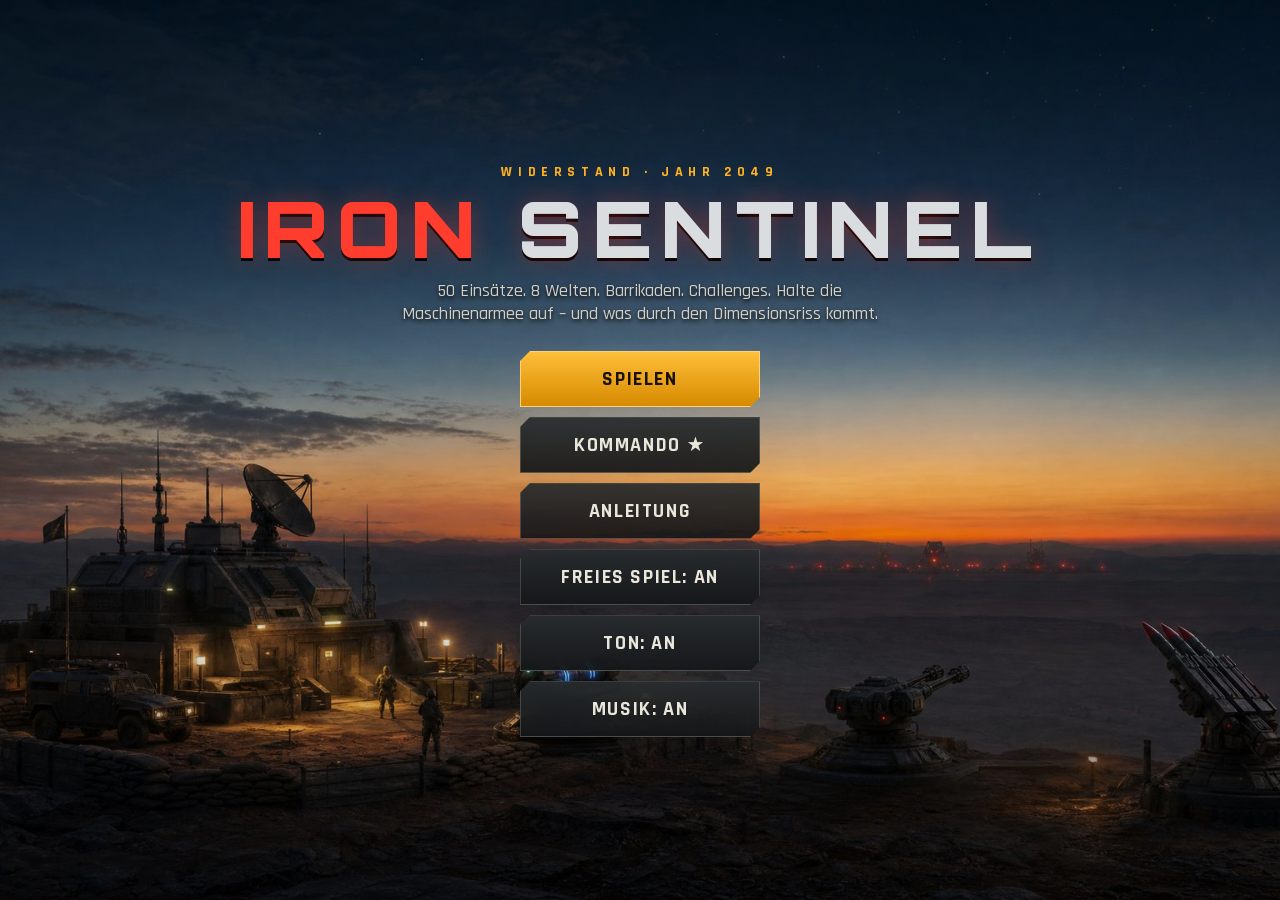
<file: index.html>
<!doctype html>
<html lang="de">
<head>
  <meta charset="utf-8">
  <meta name="viewport" content="width=device-width, initial-scale=1, maximum-scale=1, user-scalable=no, viewport-fit=cover">
  <meta name="apple-mobile-web-app-capable" content="yes">
  <meta name="mobile-web-app-capable" content="yes">
  <meta name="apple-mobile-web-app-status-bar-style" content="black-translucent">
  <meta name="apple-mobile-web-app-title" content="Iron Sentinel">
  <meta name="theme-color" content="#0b0c0e">
  <meta name="description" content="Iron Sentinel – isometrisches Tower Defense: 50 Einsätze in Ödland, Dschungel, Wüste, Arktis, Vulkan, Metropole, Totenreich und Hölle gegen Maschinen, Untote und Dämonen.">
  <title>Iron Sentinel – Tower Defense</title>
  <link rel="manifest" href="manifest.webmanifest">
  <link rel="apple-touch-icon" href="assets/icon-180.png">
  <link rel="icon" type="image/png" href="assets/icon-192.png">
  <link rel="preload" href="assets/fonts/rajdhani-600.woff2" as="font" type="font/woff2" crossorigin>
  <link rel="preload" href="assets/fonts/orbitron.woff2" as="font" type="font/woff2" crossorigin>
  <link rel="stylesheet" href="css/style.css">
</head>
<body>
  <canvas id="game"></canvas>
  <div id="vignette"></div>
  <div id="damage-flash"></div>
  <div id="nuke-flash"></div>
  <div id="hold-ring" class="hidden"><span>HALTEN</span></div>

  <div id="hud" class="hidden">
    <div class="hud-left">
      <div class="stat" id="stat-lives" title="Basis-Integrität">
        <i class="ic ic-lives"></i>
        <span id="hud-lives">20</span>
      </div>
      <div class="stat" id="stat-credits" title="Credits">
        <i class="ic ic-credits"></i>
        <span id="hud-credits">0</span>
      </div>
      <div class="stat" id="stat-wave"><small>WELLE</small><span id="hud-wave">0/20</span></div>
    </div>
    <div class="hud-right">
      <button id="btn-speed" class="hbtn" aria-label="Geschwindigkeit">1×</button>
      <button id="btn-pause" class="hbtn" aria-label="Pause">
        <svg viewBox="0 0 24 24"><rect x="6" y="5" width="4" height="14" fill="currentColor"/><rect x="14" y="5" width="4" height="14" fill="currentColor"/></svg>
      </button>
    </div>
  </div>

  <button id="btn-wave" class="hidden"><span id="wave-label">ANGRIFF STARTEN</span><small id="wave-sub"></small></button>
  <!-- special weapons: one button opens the arsenal (six weapons would not fit at the edge of a phone) -->
  <button id="btn-arsenal" class="hidden" aria-label="Spezialwaffen"><i class="ic ic-arsenal ob-icon"></i><span class="ob-cd" id="arsenal-cd"></span></button>
  <div id="arsenal" class="hidden">
    <div class="ars-cell"><button id="btn-orbital" class="wbtn hidden" aria-label="Orbitalschlag"><i class="ic ic-orbital ob-icon"></i><span class="ob-cd" id="orbital-cd"></span></button><span class="ars-name">Orbital</span></div>
    <div class="ars-cell"><button id="btn-rod" class="wbtn hidden" aria-label="Wolframstab"><i class="ic ic-rod ob-icon"></i><span class="ob-cd" id="rod-cd"></span></button><span class="ars-name">Wolframstab</span></div>
    <div class="ars-cell"><button id="btn-napalm" class="wbtn hidden" aria-label="Napalm-Staffel"><i class="ic ic-napalm ob-icon"></i><span class="ob-cd" id="napalm-cd"></span></button><span class="ars-name">Napalm</span></div>
    <div class="ars-cell"><button id="btn-ion" class="wbtn hidden" aria-label="Ionensturm"><i class="ic ic-ion ob-icon"></i><span class="ob-cd" id="ion-cd"></span></button><span class="ars-name">Ionensturm</span></div>
    <div class="ars-cell"><button id="btn-hole" class="wbtn hidden" aria-label="Schwarzes Loch"><i class="ic ic-hole ob-icon"></i><span class="ob-cd" id="hole-cd"></span></button><span class="ars-name">Schw. Loch</span></div>
    <div class="ars-cell"><button id="btn-nuke" class="wbtn hidden" aria-label="Atombombe"><i class="ic ic-nuke ob-icon"></i><span class="ob-cd" id="nuke-cd"></span></button><span class="ars-name">Atombombe</span></div>
  </div>
  <div id="aim-bar" class="hidden">
    <div class="aim-info">
      <div id="aim-title"></div>
      <div id="aim-count"></div>
      <div id="aim-hint"></div>
    </div>
    <button id="aim-fire" class="btn primary">AUSLÖSEN</button>
    <button id="aim-cancel" class="btn icon" aria-label="Abbrechen">✕</button>
  </div>
  <button id="btn-replay" class="hidden">▶ WIEDERHOLUNG</button>
  <div id="replay-label" class="hidden"><i></i> WIEDERHOLUNG</div>
  <div id="boss-bar" class="hidden">
    <div class="bb-head"><span id="bb-name"></span><span id="bb-phase"></span></div>
    <div class="bb-track"><div id="bb-fill"></div><div id="bb-shield"></div><i style="left:50%"></i><i style="left:20%"></i></div>
  </div>
  <div id="buffs"></div>
  <div id="pu-banner" class="hidden"><div class="pu-icon" id="pu-icon"></div><div class="pu-name" id="pu-name"></div><div class="pu-desc" id="pu-desc"></div></div>

  <!-- radial build menu (positioned at the tapped tile) -->
  <!-- build drawer (bottom sheet) -->
  <div id="builddrawer" class="hidden">
    <div class="bd-top">
      <div id="bd-info"></div>
      <button id="bd-build" class="btn primary hidden">BAUEN</button>
      <button id="bd-close" class="btn icon" aria-label="Schließen">✕</button>
    </div>
    <div id="bd-cards"></div>
  </div>

  <!-- tower context menu -->
  <div id="towermenu" class="hidden">
    <div class="tm-head"><span id="tm-name">Gatling-MG</span><span id="tm-level">I</span></div>
    <div class="tm-hp"><div id="tm-hpfill"></div></div>
    <div class="tm-stats" id="tm-stats"></div>
    <div class="tm-specs hidden" id="tm-specs"></div>
    <div class="tm-actions">
      <button id="tm-upgrade" class="btn primary">▲ UPGRADE</button>
      <button id="tm-repair" class="btn"></button>
      <button id="tm-mode" class="btn">🎯</button>
      <button id="tm-sell" class="btn danger">VERKAUFEN</button>
      <button id="tm-repair-all" class="btn hidden"></button>
    </div>
  </div>

  <div id="toasts"></div>

  <div id="screen-loading" class="screen">
    <div class="logo"><span>IRON</span> SENTINEL</div>
    <div class="loadbar"><div id="loadfill"></div></div>
    <div class="hint" id="load-text">Lade Gefechtsdaten …</div>
  </div>

  <div id="screen-menu" class="screen hidden title-bg">
    <div class="menu-inner">
      <div class="kicker">WIDERSTAND · JAHR 2049</div>
      <div class="logo big"><span>IRON</span> SENTINEL</div>
      <div class="tagline">50 Einsätze. 8 Welten. Barrikaden. Challenges. Halte die Maschinenarmee auf – und was durch den Dimensionsriss kommt.</div>
      <div class="menu-buttons">
        <button class="btn primary large hidden" id="btn-resume">FORTSETZEN<small id="resume-sub"></small></button>
        <button class="btn primary large" id="btn-play">SPIELEN</button>
        <button class="btn large" id="btn-perks">KOMMANDO ★</button>
        <button class="btn large" id="btn-help">ANLEITUNG</button>
        <button class="btn large" id="btn-free">FREIES SPIEL: AN</button>
        <button class="btn large" id="btn-sound">TON: AN</button>
        <button class="btn large" id="btn-music">MUSIK: AN</button>
      </div>
      <div id="offline-status" class="offline-status hidden"></div>
    </div>
  </div>

  <div id="screen-levels" class="screen hidden title-bg dim">
    <div class="levels-top">
      <button class="btn icon" id="btn-levels-back">◀</button>
      <div class="lv-tabs"><button id="tab-campaign" class="lv-tab on">KAMPAGNE</button><button id="tab-challenges" class="lv-tab">CHALLENGES</button></div>
      <button class="btn icon" id="btn-perks2" title="Kommando">★ KOMMANDO</button>
      <div class="total-stars" id="total-stars"></div>
      <div id="diff-bar">
        <span class="diff-label">SCHWIERIGKEIT</span>
        <div class="diff-btns"><button data-d="0">LEICHT</button><button data-d="1">MITTEL</button><button data-d="2">SCHWER</button></div>
        <div id="diff-desc"></div>
      </div>
    </div>
    <div id="level-list"></div>
    <div id="challenge-list" class="hidden"></div>
  </div>

  <div id="screen-perks" class="screen hidden title-bg dim">
    <div class="perk-box">
      <div class="perk-top"><button class="btn icon" id="btn-perks-back">◀</button><div class="panel-title">KOMMANDO</div><div class="perk-stars" id="perk-stars"></div></div>
      <div class="perk-hint">Verdiente Sterne in dauerhafte Vorteile investieren – sie gelten in allen Kampagnen-Einsätzen (nicht in Challenges).</div>
      <div id="perk-list"></div>
      <button class="btn" id="btn-perks-reset">ALLE STERNE ZURÜCKHOLEN</button>
    </div>
  </div>

  <div id="screen-help" class="screen hidden title-bg dim">
    <div class="help-box">
      <div class="panel-title">EINSATZBESPRECHUNG</div>
      <ul>
        <li><b>Ziel:</b> Die Maschinen marschieren über die Straße zu deiner Festung. Wer durchbricht, greift sie an und beschädigt die Basis.</li>
        <li><b>Bauen:</b> Baufläche (Betonfundament) antippen → Turm wählen (Vorschau mit Reichweite) → nochmal antippen zum Bauen. Auf blankem Boden geht es nicht.</li>
        <li><b>Bauplätze:</b> Railgun, Mörser und Laser brauchen eine <b>Schwerlast-Plattform</b> (gelber Ring) oder eine Anhöhe. Plasma, EMP, Laser und Railgun brauchen <b>Strom</b> – Fundamente mit blauer Buchse im Netz eines Generators oder der Festung. Beim Wählen eines Turms leuchten die passenden Felder grün.</li>
        <li><b>Festung:</b> Dein Hauptquartier ist von Mauern, Tor und Wachtürmen umgeben. Maschinen, die durchkommen, bleiben vor dem Tor stehen und beschießen die Festung, bis sie zerstört sind – jeder Treffer kostet Leben. Die Wachtürme schießen zurück, sind aber allein zu schwach.</li>
        <li><b>Turm antippen:</b> Upgrade bis Stufe III, Reparieren, Zielmodus, Verkaufen. Direkt nach dem Bauen gibt es 100 % zurück.</li>
        <li><b>Achtung:</b> Mechs, Panzer, Drohnen und Walker <b>beschießen deine Türme</b>. Türme reparieren sich langsam selbst und nach jeder Welle.</li>
        <li><b>Barrikaden:</b> Straße antippen. Gibt es einen Umweg, nehmen die Bodentruppen ihn (die Vorschau zeigt den neuen Weg) – so lenkst du sie an deinen Türmen vorbei. Ohne Umweg bleiben sie davor stehen und müssen sie zerstören. Flugeinheiten fliegen drüber.</li>
        <li><b>Spezialwaffen:</b> Der Knopf unten rechts öffnet das Arsenal – Waffe antippen, Ziel wählen, AUSLÖSEN. Orbitalschlag · Napalm-Staffel (Brandteppich entlang der Straße) · Schwarzes Loch · Ionensturm (lähmt die ganze Karte, Flieger stürzen ab) · Wolframstab (Boss-Killer) · Atombombe. Lange drücken erklärt jede Waffe.</li>
        <li><b>Gebietsgegner:</b> Jedes Gebiet hat eine eigene Maschine – Schrottsammler (Ödland) baut aus Wracks Spinnen, Kletterer (Dschungel) steigen über Barrikaden, Sandwühler (Wüste) graben sich ein, Eisbrecher (Arktis) frieren nicht ein und tauen andere auf, Magma-Läufer (Vulkan) sind hitzefest und rösten Türme, Rammböcke (Metropole) zerlegen Barrikaden.</li>
        <li><b>Dimensionsriss (Einsatz 41–50):</b> Durch Portale kommen Untote und Höllenwesen. Skelette stehen wieder auf – außer Feuer oder Plasma hat sie erledigt. Nekromanten rufen Zombies, Gespenster spuken in Türmen (sie feuern dann nicht), Dämonen geraten angeschlagen in Raserei, Gargoyles erstarren zu unverwundbarem Stein, gefallene Engel schirmen ihre Verbündeten ab. Bosse: Lichkönig und Erzengel des Abgrunds.</li>
        <li><b>Bosse:</b> Ist ein Boss außerhalb des Bildes, zeigt ein großer roter Pfeil mit Totenkopf seine Richtung – antippen, und die Kamera fährt hin.</li>
        <li><b>Kamera:</b> Ein Finger verschiebt, zwei Finger zoomen.</li>
        <li><b>Türme:</b> Gatling (schnell) · Raketen (Fläche, Luft ×2) · Plasma (ignoriert Panzerung) · EMP (verlangsamt, bricht Schilde) · Flak (nur Luft) · Flammenwerfer (Kegel, Brand) · Railgun (durchschlägt Reihen) · Laser (heizt sich auf) · Mörser (Artillerie).</li>
      </ul>
      <button class="btn primary" id="btn-help-back">VERSTANDEN</button>
    </div>
  </div>

  <!-- landscape intro video (first mission of every world, or from the mission list) -->
  <div id="intro" class="hidden">
    <video id="intro-video" playsinline preload="auto"></video>
    <div id="intro-title"></div>
    <button id="intro-sound" class="hidden">🔊 TON AN</button>
    <button id="intro-skip">ÜBERSPRINGEN ▸</button>
  </div>
  <div id="modal" class="screen hidden">
    <div class="modal-box">
      <div class="panel-title" id="modal-title">PAUSE</div>
      <div id="modal-stars" class="stars"></div>
      <div id="modal-text"></div>
      <div class="modal-buttons" id="modal-buttons"></div>
    </div>
  </div>

  <div id="rotate-hint" class="hidden">
    <svg viewBox="0 0 24 24"><path d="M7 2h10a2 2 0 0 1 2 2v16a2 2 0 0 1-2 2H7a2 2 0 0 1-2-2V4a2 2 0 0 1 2-2zm0 3v14h10V5H7z" fill="currentColor"/></svg>
    <span>Tipp: iPhone quer halten für die beste Übersicht</span>
    <button id="rotate-ok" class="btn">OK</button>
  </div>

  <script type="module" src="js/main.js"></script>
</body>
</html>
</file>
<file: css/style.css>
/* fonts: Rajdhani and Orbitron (SIL Open Font License), self-hosted so the game works offline */
@font-face { font-family: 'Orbitron'; font-style: normal; font-weight: 700; font-display: swap; src: url(../assets/fonts/orbitron.woff2) format('woff2'); unicode-range: U+0000-00FF, U+0131, U+0152-0153, U+02BB-02BC, U+02C6, U+02DA, U+02DC, U+0304, U+0308, U+0329, U+2000-206F, U+20AC, U+2122, U+2191, U+2193, U+2212, U+2215, U+FEFF, U+FFFD; }
@font-face { font-family: 'Orbitron'; font-style: normal; font-weight: 900; font-display: swap; src: url(../assets/fonts/orbitron.woff2) format('woff2'); unicode-range: U+0000-00FF, U+0131, U+0152-0153, U+02BB-02BC, U+02C6, U+02DA, U+02DC, U+0304, U+0308, U+0329, U+2000-206F, U+20AC, U+2122, U+2191, U+2193, U+2212, U+2215, U+FEFF, U+FFFD; }
@font-face { font-family: 'Rajdhani'; font-style: normal; font-weight: 500; font-display: swap; src: url(../assets/fonts/rajdhani-500.woff2) format('woff2'); unicode-range: U+0000-00FF, U+0131, U+0152-0153, U+02BB-02BC, U+02C6, U+02DA, U+02DC, U+0304, U+0308, U+0329, U+2000-206F, U+20AC, U+2122, U+2191, U+2193, U+2212, U+2215, U+FEFF, U+FFFD; }
@font-face { font-family: 'Rajdhani'; font-style: normal; font-weight: 600; font-display: swap; src: url(../assets/fonts/rajdhani-600.woff2) format('woff2'); unicode-range: U+0000-00FF, U+0131, U+0152-0153, U+02BB-02BC, U+02C6, U+02DA, U+02DC, U+0304, U+0308, U+0329, U+2000-206F, U+20AC, U+2122, U+2191, U+2193, U+2212, U+2215, U+FEFF, U+FFFD; }
@font-face { font-family: 'Rajdhani'; font-style: normal; font-weight: 700; font-display: swap; src: url(../assets/fonts/rajdhani-700.woff2) format('woff2'); unicode-range: U+0000-00FF, U+0131, U+0152-0153, U+02BB-02BC, U+02C6, U+02DA, U+02DC, U+0304, U+0308, U+0329, U+2000-206F, U+20AC, U+2122, U+2191, U+2193, U+2212, U+2215, U+FEFF, U+FFFD; }

:root {
  --bg: #0b0c0e;
  --panel: rgba(14, 16, 18, 0.86);
  --panel-solid: #121417;
  --line: rgba(190, 205, 180, 0.22);
  --line-strong: rgba(255, 190, 70, 0.55);
  --text: #e9e6dc;
  --muted: #9a978c;
  --amber: #ffb21e;
  --amber-dim: #a87414;
  --red: #ff3d2e;
  --green: #63f07a;
  --cyan: #4fe3ff;
  --sat: env(safe-area-inset-top, 0px);
  --sab: env(safe-area-inset-bottom, 0px);
  --sal: env(safe-area-inset-left, 0px);
  --sar: env(safe-area-inset-right, 0px);
  --font: 'Rajdhani', system-ui, -apple-system, 'Segoe UI', sans-serif;
  --font-title: 'Orbitron', 'Rajdhani', system-ui, sans-serif;
}

* { box-sizing: border-box; -webkit-tap-highlight-color: transparent; }

html, body {
  margin: 0;
  padding: 0;
  width: 100%;
  height: 100%;
  overflow: hidden;
  background: var(--bg);
  color: var(--text);
  font-family: var(--font);
  -webkit-user-select: none;
  user-select: none;
  -webkit-touch-callout: none;
  overscroll-behavior: none;
  touch-action: none;
}
body { position: fixed; inset: 0; }

button {
  font-family: inherit;
  touch-action: manipulation;
  cursor: pointer;
}

.hidden { display: none !important; }

#game {
  position: fixed;
  inset: 0;
  display: block;
  touch-action: none;
}

#vignette {
  position: fixed; inset: 0; pointer-events: none;
  background: radial-gradient(ellipse at 50% 45%, rgba(0,0,0,0) 55%, rgba(0,0,0,0.55) 100%);
}
#damage-flash {
  position: fixed; inset: 0; pointer-events: none; opacity: 0;
  background: radial-gradient(ellipse at center, rgba(255,0,0,0) 40%, rgba(255,20,10,0.55) 100%);
  transition: opacity 0.5s ease-out;
}
#damage-flash.on { opacity: 1; transition: none; }

/* ---------- generic buttons ---------- */
.btn {
  appearance: none;
  border: 1px solid var(--line);
  background: linear-gradient(180deg, rgba(40,44,46,0.92), rgba(20,22,24,0.92));
  color: var(--text);
  font-weight: 700;
  font-size: 16px;
  letter-spacing: 0.08em;
  padding: 10px 18px;
  min-height: 44px;
  clip-path: polygon(10px 0, 100% 0, 100% calc(100% - 10px), calc(100% - 10px) 100%, 0 100%, 0 10px);
  transition: transform 0.08s, filter 0.15s;
}
.btn:active { transform: scale(0.96); filter: brightness(1.3); }
.btn.primary {
  background: linear-gradient(180deg, #ffbf3a, #d68a00);
  color: #1a1206;
  border-color: #ffd27a;
}
.btn.danger { background: linear-gradient(180deg, #7a2119, #4a120d); border-color: rgba(255,90,70,0.5); }
.btn.large { font-size: 20px; padding: 14px 28px; min-width: 240px; }
.btn.icon { min-height: 36px; padding: 4px 12px; }
.btn:disabled { filter: grayscale(0.9) brightness(0.6); cursor: default; }

/* ---------- HUD ---------- */
#hud {
  position: fixed;
  top: calc(6px + var(--sat));
  left: calc(8px + var(--sal));
  right: calc(8px + var(--sar));
  display: flex;
  justify-content: space-between;
  align-items: flex-start;
  pointer-events: none;
  z-index: 5;
}
.hud-left, .hud-right { display: flex; gap: 6px; pointer-events: auto; }
.stat {
  display: flex; align-items: center; gap: 6px;
  background: var(--panel);
  border: 1px solid var(--line);
  padding: 4px 12px 4px 9px;
  height: 40px;
  font-weight: 700;
  font-size: 21px;
  clip-path: polygon(8px 0, 100% 0, 100% calc(100% - 8px), calc(100% - 8px) 100%, 0 100%, 0 8px);
  font-variant-numeric: tabular-nums;
}
.stat svg { width: 20px; height: 20px; }
#stat-lives { color: #ff6b5a; }
#stat-lives span { color: var(--text); }
#stat-credits { color: var(--amber); }
#stat-credits span { color: var(--text); }
#stat-wave small { font-size: 11px; color: var(--muted); letter-spacing: 0.12em; }
.stat.pulse { animation: pulse 0.35s ease-out; }
@keyframes pulse { 0% { transform: scale(1.15); filter: brightness(1.8); } 100% { transform: scale(1); } }

.hbtn {
  width: 44px; height: 40px;
  display: grid; place-items: center;
  background: var(--panel);
  border: 1px solid var(--line);
  color: var(--text);
  font-weight: 700; font-size: 17px;
  clip-path: polygon(8px 0, 100% 0, 100% calc(100% - 8px), calc(100% - 8px) 100%, 0 100%, 0 8px);
}
.hbtn svg { width: 18px; height: 18px; }
.hbtn:active { filter: brightness(1.5); }
.hbtn.on { color: var(--amber); border-color: var(--line-strong); }

/* ---------- toasts ---------- */
#toasts {
  position: fixed; z-index: 7;
  top: calc(54px + var(--sat));
  left: 50%; transform: translateX(-50%);
  display: flex; flex-direction: column; align-items: center; gap: 6px;
  pointer-events: none;
  width: min(560px, 90vw);
}
.toast {
  background: rgba(10,12,14,0.9);
  border-left: 3px solid var(--amber);
  padding: 7px 14px;
  font-weight: 600; font-size: 16px;
  animation: toastIn 0.25s ease-out;
  text-align: center;
}
.toast.bad { border-color: var(--red); color: #ffb3aa; }
.toast.warn { border-color: var(--red); color: #fff; background: rgba(90,10,6,0.88); font-size: 17px; letter-spacing: 0.03em; }
.toast.out { opacity: 0; transition: opacity 0.4s; }
@keyframes toastIn { from { transform: translateY(-8px); opacity: 0; } to { transform: none; opacity: 1; } }

/* ---------- screens ---------- */
.screen {
  position: fixed; inset: 0; z-index: 20;
  display: flex; flex-direction: column; align-items: center; justify-content: center;
  padding: calc(16px + var(--sat)) calc(16px + var(--sar)) calc(16px + var(--sab)) calc(16px + var(--sal));
  background: var(--bg);
  overflow-y: auto;
  touch-action: pan-y;
}
/* veil + picture are both backgrounds of the scrolling screen itself, so they stay put together while the
   lists scroll (an absolutely positioned overlay would only cover the first screen height and scroll away) */
.title-bg {
  --veil: linear-gradient(180deg, rgba(0,0,0,0.3) 0%, rgba(0,0,0,0.06) 45%, rgba(0,0,0,0.25) 100%);
  background: var(--veil), url('../assets/title.jpg') center 88% / cover no-repeat #05070c;
}
.title-bg.dim { --veil: linear-gradient(rgba(5,6,8,0.78), rgba(5,6,8,0.78)); }
.title-bg > * { position: relative; }

.logo {
  font-family: var(--font-title);
  font-weight: 900;
  font-size: 34px;
  letter-spacing: 0.12em;
  color: #d9dde0;
  text-shadow: 0 0 24px rgba(255,60,40,0.35), 0 3px 0 #000;
}
.logo span { color: var(--red); }
.logo.big { font-size: clamp(36px, 8vw, 78px); line-height: 1; }
.kicker { color: var(--amber); letter-spacing: 0.4em; font-weight: 700; font-size: 14px; margin-bottom: 8px; }
.tagline { max-width: 520px; text-align: center; color: #d2cfc6; font-size: 18px; margin: 12px auto 26px; text-shadow: 0 2px 4px #000; }
.menu-inner { display: flex; flex-direction: column; align-items: center; text-align: center; }
.menu-buttons { display: flex; flex-direction: column; gap: 10px; align-items: center; }
.offline-status { margin-top: 12px; font-size: 12px; letter-spacing: 0.08em; color: rgba(220, 225, 235, 0.6); text-align: center; }
.offline-status.done { color: rgba(140, 255, 170, 0.75); }
#btn-resume { display: flex; flex-direction: column; align-items: center; gap: 2px; line-height: 1.1; }
#btn-resume small { font-size: 12px; letter-spacing: 0.04em; opacity: 0.8; font-weight: 600; text-transform: none; }

.loadbar { width: min(320px, 70vw); height: 6px; background: rgba(255,255,255,0.1); margin: 22px 0 10px; }
#loadfill { height: 100%; width: 0; background: linear-gradient(90deg, var(--red), var(--amber)); transition: width 0.2s; }
.hint { color: var(--muted); font-size: 14px; letter-spacing: 0.08em; }

.panel-title {
  font-family: var(--font-title);
  font-weight: 700;
  font-size: 20px;
  letter-spacing: 0.14em;
  color: var(--amber);
  margin-bottom: 14px;
  text-align: center;
}

.stars { color: var(--amber); font-size: 20px; letter-spacing: 3px; }
.stars .off { color: rgba(255,255,255,0.18); }

.help-box {
  max-width: 640px;
  background: rgba(10,12,14,0.85);
  border: 1px solid var(--line);
  padding: 18px 20px;
  display: flex; flex-direction: column; align-items: center;
}
.help-box ul { margin: 0 0 14px; padding-left: 18px; font-size: 16px; line-height: 1.35; }
.help-box li { margin-bottom: 8px; }
.help-box b { color: var(--amber); }

#modal { background: rgba(3,4,6,0.72); backdrop-filter: blur(3px); -webkit-backdrop-filter: blur(3px); }
.modal-box {
  min-width: min(360px, 92vw);
  max-width: 480px;
  background: rgba(14,16,18,0.96);
  border: 1px solid var(--line);
  padding: 20px 22px;
  text-align: center;
  clip-path: polygon(16px 0, 100% 0, 100% calc(100% - 16px), calc(100% - 16px) 100%, 0 100%, 0 16px);
}
#modal-title { font-size: 26px; }
#modal-title.win { color: var(--green); }
#modal-title.lose { color: var(--red); }
#modal-stars { font-size: 38px; margin-bottom: 8px; }
#modal-text { color: #cfccc3; font-size: 17px; margin-bottom: 16px; line-height: 1.35; }
.modal-buttons { display: flex; flex-direction: column; gap: 8px; }

#rotate-hint {
  position: fixed; z-index: 15;
  left: 50%; transform: translateX(-50%);
  top: calc(56px + var(--sat));
  display: flex; align-items: center; gap: 10px;
  background: rgba(10,12,14,0.92);
  border: 1px solid var(--line);
  padding: 6px 8px 6px 12px;
  font-size: 14px; font-weight: 600;
  width: max-content; max-width: 94vw;
}
#rotate-hint svg { width: 22px; height: 22px; color: var(--amber); transform: rotate(90deg); flex: none; }
#rotate-hint .btn { min-height: 34px; padding: 4px 12px; font-size: 14px; }


/* ---------- wave button ---------- */
#btn-wave {
  position: fixed; z-index: 5;
  left: calc(10px + var(--sal)); bottom: calc(10px + var(--sab));
  min-width: 180px; min-height: 54px; padding: 8px 18px;
  border: 1px solid #ffd27a;
  background: linear-gradient(180deg, #ffbf3a, #c97f00);
  color: #1a1206; font-weight: 700; font-size: 18px; letter-spacing: 0.06em;
  clip-path: polygon(12px 0, 100% 0, 100% calc(100% - 12px), calc(100% - 12px) 100%, 0 100%, 0 12px);
  display: flex; flex-direction: column; align-items: center; justify-content: center; line-height: 1.05;
}
#btn-wave small { font-size: 12px; letter-spacing: 0.04em; opacity: 0.85; }
#btn-wave:disabled { background: linear-gradient(180deg, #3a3d40, #232527); color: #9a978c; border-color: var(--line); }
#btn-wave.attention:not(:disabled) { animation: glowpulse 1.4s infinite; }
@keyframes glowpulse { 0%,100% { filter: brightness(1); } 50% { filter: brightness(1.25); } }

/* ---------- build drawer ---------- */
#builddrawer {
  position: fixed; z-index: 9;
  left: calc(8px + var(--sal)); right: calc(8px + var(--sar));
  bottom: calc(8px + var(--sab));
  max-width: 900px; margin: 0 auto;
  background: rgba(10,12,14,0.95);
  border: 1px solid var(--line); border-top: 2px solid var(--amber);
  padding: 8px 10px 10px;
  animation: drawerIn 0.18s ease-out;
}
@keyframes drawerIn { from { transform: translateY(30px); opacity: 0; } to { transform: none; opacity: 1; } }
.bd-top { display: flex; align-items: center; gap: 8px; min-height: 44px; margin-bottom: 7px; }
#bd-info { flex: 1; font-size: 14px; line-height: 1.2; color: #dcd8ce; }
#bd-info b { color: var(--amber); font-size: 16px; }
#bd-info small { color: #b9b5aa; font-size: 12.5px; }
.bd-role { color: #8fd8ff; font-size: 12px; font-weight: 700; letter-spacing: 0.03em; margin-left: 4px; }
.bd-hint { color: var(--muted); }
.bd-chips { display: flex; gap: 6px; margin-top: 3px; }
.bd-chips span { background: rgba(255,255,255,0.06); padding: 1px 7px; font-size: 12.5px; font-weight: 700; }
#bd-build { min-width: 150px; min-height: 46px; font-size: 16px; }
#bd-cards { display: flex; gap: 6px; overflow-x: auto; padding-bottom: 2px; scrollbar-width: none; }
#bd-cards::-webkit-scrollbar { display: none; }
.bd-card {
  flex: none; width: 84px; height: 92px; padding: 2px 0 4px;
  display: flex; flex-direction: column; align-items: center; justify-content: flex-end;
  background: radial-gradient(circle at 50% 35%, #353a3e, #15171a 75%);
  border: 1px solid var(--line); color: var(--text);
  clip-path: polygon(8px 0, 100% 0, 100% calc(100% - 8px), calc(100% - 8px) 100%, 0 100%, 0 8px);
}
.bd-card img { width: 58px; height: 58px; margin-bottom: auto; filter: drop-shadow(0 2px 2px rgba(0,0,0,0.7)); pointer-events: none; }
.bd-name { font-size: 11px; font-weight: 700; line-height: 1.05; color: #d8d4ca; }
.bd-cost { font-size: 13px; font-weight: 700; color: var(--amber); }
.bd-card.sel { border-color: #6dff9d; box-shadow: inset 0 0 0 2px #6dff9d; background: radial-gradient(circle at 50% 35%, #2f4a38, #10180f 75%); }
.bd-card.poor { filter: grayscale(1) brightness(0.55); }
/* tower that cannot stand on this foundation (heavy platform / power grid missing) */
.bd-card { position: relative; }
.bd-card.blocked img { filter: grayscale(1) brightness(0.5); }
.bd-card.blocked .bd-name { color: #8d897f; }
.bd-need { position: absolute; top: 4px; left: 3px; right: 3px; font-size: 9px; font-weight: 800; letter-spacing: 0.04em; color: #ffcf5a; background: rgba(0,0,0,0.7); border: 1px solid rgba(255,207,90,0.5); padding: 1px 0; text-align: center; }
.bd-block { margin-top: 4px; font-size: 13px; color: #ffcf8a; }
.bd-hint .pw { color: #6fe8ff; }
.bd-card.poor .bd-cost { color: #ff7b6b; }
#btn-wave.under-drawer { display: none; }
@media (max-height: 430px) and (min-aspect-ratio: 1/1) {
  #builddrawer { padding: 5px 8px 6px; }
  .bd-card { width: 66px; height: 66px; }
  .bd-card img { width: 40px; height: 40px; }
  .bd-name { font-size: 9.5px; }
  .bd-cost { font-size: 12px; }
  .bd-top { min-height: 34px; margin-bottom: 4px; }
  #bd-info { font-size: 13px; }
  #bd-info b { font-size: 14px; }
  #bd-info small, #bd-info br { display: none; }
  .bd-chips { display: inline-flex; margin: 0 0 0 8px; }
  #bd-build { min-height: 36px; min-width: 130px; font-size: 14px; padding: 4px 10px; }
  #bd-close { min-height: 36px; }
}

/* ---------- tower menu ---------- */
#towermenu {
  position: fixed; left: 0; top: 0; z-index: 8;
  width: 212px;
  background: rgba(12,14,16,0.94);
  border: 1px solid var(--line);
  padding: 7px 8px 8px;
  clip-path: polygon(10px 0, 100% 0, 100% calc(100% - 10px), calc(100% - 10px) 100%, 0 100%, 0 10px);
}
.tm-head { display: flex; justify-content: space-between; align-items: baseline; font-weight: 700; font-size: 16px; }
#tm-level { color: var(--amber); letter-spacing: 0.1em; font-size: 14px; }
.tm-hp { height: 5px; background: rgba(255,255,255,0.1); margin: 4px 0 5px; }
#tm-hpfill { height: 100%; background: linear-gradient(90deg, #3ab8ff, #8fe0ff); width: 100%; }
.tm-stats { display: flex; flex-wrap: wrap; row-gap: 2px; justify-content: space-between; font-size: 13px; color: #d6d2c8; margin-bottom: 6px; font-variant-numeric: tabular-nums; }
.tm-stats em { font-style: normal; color: var(--green); font-size: 11px; margin-left: 2px; }
.tm-actions { display: grid; grid-template-columns: 1fr 1fr; gap: 5px; }
.tm-actions .btn { min-height: 38px; padding: 4px 6px; font-size: 14px; letter-spacing: 0.03em; clip-path: none; }

/* ---------- level select ---------- */
#screen-levels { justify-content: flex-start; }
.levels-top {
  display: flex; align-items: center; gap: 12px; width: min(760px, 100%); margin-bottom: 8px;
  position: sticky; top: calc(-16px - var(--sat)); z-index: 2;
  background: #08090b; padding: 8px 6px; border-bottom: 1px solid var(--line);
}
.levels-top .panel-title { flex: 1; margin: 0; text-align: left; }
.levels-top .lv-tabs { flex: 1; }
.total-stars { color: var(--amber); font-weight: 700; font-size: 18px; }
#level-list { width: min(760px, 100%); display: flex; flex-direction: column; gap: 12px; padding-bottom: 20px; }
.biome-sec { background: rgba(10,12,14,0.7); border: 1px solid var(--line); }
.biome-head {
  height: 38px; display: flex; align-items: center; padding: 0 12px;
  background-size: 260px; background-position: center;
  font-family: var(--font-title); font-weight: 700; letter-spacing: 0.18em; font-size: 15px;
  text-shadow: 0 2px 4px #000, 0 0 12px #000;
  box-shadow: inset 0 -20px 30px rgba(0,0,0,0.55);
}
.lrow { display: grid; grid-template-columns: repeat(5, 1fr); gap: 6px; padding: 8px; }
.ltile {
  min-height: 78px; padding: 6px 4px;
  border: 1px solid var(--line);
  background: linear-gradient(180deg, rgba(36,40,42,0.95), rgba(14,16,18,0.95));
  color: var(--text); display: flex; flex-direction: column; align-items: center; justify-content: center; gap: 2px;
  clip-path: polygon(8px 0, 100% 0, 100% calc(100% - 8px), calc(100% - 8px) 100%, 0 100%, 0 8px);
}
.ltile .lnum { font-family: var(--font-title); font-weight: 900; font-size: 22px; color: #fff; }
.ltile .lname { font-size: 11px; color: var(--muted); line-height: 1.05; text-align: center; min-height: 23px; }
.ltile .lmeta { font-size: 9.5px; color: #ffb21e; opacity: 0.85; letter-spacing: 0.3px; white-space: nowrap; }
.ltile.done { border-color: rgba(255,178,30,0.5); }
.ltile.locked { filter: grayscale(1) brightness(0.45); }
.ltile:active { filter: brightness(1.4); }
.stars.small { font-size: 13px; letter-spacing: 1px; }

/* ---------- portrait ---------- */
@media (max-aspect-ratio: 1/1) {
  #btn-wave { left: 50%; transform: translateX(-50%); bottom: calc(10px + var(--sab)); min-width: 220px; min-height: 50px; font-size: 16px; }
  .stat { font-size: 18px; height: 36px; padding: 3px 9px 3px 7px; }
  .hbtn { width: 40px; height: 36px; }
  .lrow { grid-template-columns: repeat(5, 1fr); gap: 4px; padding: 6px; }
  .ltile { min-height: 70px; }
  .ltile .lname { font-size: 9.5px; }
  .ltile .lmeta { font-size: 8px; letter-spacing: 0; }
  .menu-buttons { display: grid; grid-template-columns: 1fr 1fr; gap: 8px; width: min(90vw, 420px); }
  .menu-buttons .btn.large { min-width: 0; padding: 10px 8px; font-size: 15px; }
  .menu-buttons #btn-play, .menu-buttons #btn-resume, .menu-buttons #btn-free { grid-column: span 2; font-size: 18px; }
}
/* small landscape phones */
@media (max-height: 430px) and (min-aspect-ratio: 1/1) {
  .stat { height: 36px; font-size: 18px; }
  .hbtn { height: 36px; }
  #btn-wave { min-height: 48px; min-width: 160px; font-size: 16px; }
  .logo.big { font-size: 40px; }
  .tagline { margin: 6px auto 12px; font-size: 15px; }
  /* main menu: big buttons side by side, the rest in a compact grid */
  .kicker { font-size: 11px; margin-bottom: 2px; }
  .tagline { margin: 4px auto 10px; font-size: 13.5px; }
  .menu-buttons { display: grid; grid-template-columns: repeat(6, 1fr); gap: 7px; width: min(92vw, 660px); }
  .menu-buttons .btn.large { min-width: 0; grid-column: span 2; padding: 8px 8px; font-size: 14.5px; }
  .menu-buttons #btn-play, .menu-buttons #btn-resume, .menu-buttons #btn-sound, .menu-buttons #btn-music { grid-column: span 3; }
  .menu-buttons #btn-play, .menu-buttons #btn-resume { font-size: 18px; min-height: 52px; }
  #btn-resume.hidden + #btn-play { grid-column: span 6; }
  #btn-resume small { font-size: 11px; }
  .offline-status { margin-top: 6px; }
  .btn.large { padding: 9px 24px; font-size: 17px; }
  .help-box ul { font-size: 14px; }
  .ltile { min-height: 62px; }
}
.bd-chips .hg { color: #7dff9f; font-style: normal; font-size: 0.85em; }

/* ---------- enemy intel ---------- */
#modal.intel-modal .modal-box { width: min(640px, 96vw); max-width: 640px; max-height: 94vh; overflow-y: auto; padding: 14px 18px 16px; text-align: left; }
#modal.intel-modal #modal-title { text-align: center; font-size: 22px; }
#modal-title.warn { color: #ffb21e; }
#modal.intel-modal #modal-text { font-size: 15px; margin-bottom: 12px; }
.intel { display: flex; gap: 14px; align-items: center; }
.intel-img { width: 116px; height: 116px; flex: none; background: radial-gradient(circle at 50% 60%, rgba(255,90,60,0.22), transparent 68%); }
.intel-name { font-family: var(--font-title); font-size: 21px; font-weight: 800; color: #fff; line-height: 1.1; }
.cls { display: inline-block; font-size: 11px; font-family: system-ui, sans-serif; font-weight: 700; padding: 2px 7px; margin-left: 6px; vertical-align: middle; font-style: normal; letter-spacing: 0.4px; border-radius: 3px; }
.cls-light { background: #2f5d3a; color: #c4f7cf; }
.cls-armored { background: #5c4a1e; color: #ffdc8f; }
.cls-heavy { background: #62271f; color: #ffb7a6; }
.cls-air { background: #1f4560; color: #aee0ff; }
.intel-desc { font-size: 14px; color: #d6d1c5; line-height: 1.3; margin: 5px 0 7px; }
.intel-stats { display: flex; gap: 14px; flex-wrap: wrap; font-size: 14px; color: #fff; font-weight: 600; }
.intel-abil { list-style: none; margin: 10px 0 2px; padding: 0; font-size: 13.5px; color: #ebe5d8; }
.intel-abil li { margin: 3px 0; }
.intel-vs { display: flex; flex-direction: column; gap: 6px; margin-top: 10px; }
.vs-row { display: flex; flex-wrap: wrap; gap: 6px; align-items: center; }
.vs-h { font-size: 11px; font-weight: 800; letter-spacing: 1px; width: 76px; }
.vs-row.good .vs-h { color: #ffb43c; }
.vs-row.bad .vs-h { color: #8f9aa4; }
.vs-t { display: inline-flex; align-items: center; gap: 5px; background: rgba(255,255,255,0.06); border: 1px solid rgba(255,255,255,0.12); padding: 2px 9px 2px 2px; font-size: 12.5px; color: #fff; }
.vs-t img { width: 30px; height: 30px; }
.vs-t b { font-weight: 600; }
.vs-t i { font-style: normal; font-weight: 700; }
.vs-row.good .vs-t i { color: #ffb43c; }
.vs-row.bad .vs-t i { color: #9aa4ad; }
.catalog { display: grid; grid-template-columns: repeat(auto-fill, minmax(104px, 1fr)); gap: 8px; }
.cat-item { display: flex; flex-direction: column; align-items: center; gap: 2px; background: rgba(255,255,255,0.05); border: 1px solid var(--line); color: #fff; padding: 6px 4px 8px; font: inherit; font-size: 12.5px; cursor: pointer; }
.cat-item img { width: 70px; height: 70px; }
.cat-item .cls { margin: 2px 0 0; }
.bd-vs { margin-top: 3px; font-size: 11.5px; display: flex; gap: 10px; flex-wrap: wrap; line-height: 1.2; }
.vs-good { color: #ffb43c; }
.vs-bad { color: #9aa4ad; }
@media (max-height: 430px) {
  .intel-img { width: 88px; height: 88px; }
  .intel-name { font-size: 18px; }
  .intel-desc { font-size: 13px; margin: 3px 0 5px; }
  .intel-abil { font-size: 12.5px; margin-top: 6px; }
  .vs-t img { width: 26px; height: 26px; }
  #modal.intel-modal .modal-box { padding: 10px 14px 12px; }
}
@media (max-aspect-ratio: 1/1) {
  .vs-h { flex-basis: 100%; width: auto; margin-top: 2px; }
  .intel { align-items: flex-start; }
}

/* ---------- orbital strike ---------- */
#btn-orbital {
  position: fixed; z-index: 5;
  right: calc(12px + var(--sar)); bottom: calc(12px + var(--sab));
  width: 66px; height: 66px; border-radius: 50%; padding: 0;
  border: none; color: #fff; font: inherit;
  background: conic-gradient(#ff5a3c calc(var(--p, 0) * 360deg), rgba(255,255,255,0.12) 0);
  display: flex; flex-direction: column; align-items: center; justify-content: center;
  box-shadow: 0 2px 10px rgba(0,0,0,0.6);
}
#btn-orbital::before { content: ''; position: absolute; inset: 4px; border-radius: 50%; background: radial-gradient(circle at 50% 35%, #3a2a26, #131011); }
#btn-orbital > * { position: relative; }
#btn-orbital .ob-icon { font-size: 25px; line-height: 1; filter: grayscale(0.6); }
#btn-orbital .ob-cd { font-size: 11px; font-weight: 700; letter-spacing: 0.04em; color: #c9c3b8; margin-top: 1px; }
#btn-orbital.ready .ob-icon { filter: none; }
#btn-orbital.ready .ob-cd { color: #ffb43c; }
#btn-orbital.ready { animation: obpulse 1.6s infinite; }
#btn-orbital.arming { background: conic-gradient(#ff3020 360deg, #ff3020 0); animation: obarm 0.5s infinite alternate; }
@keyframes obpulse { 0%,100% { box-shadow: 0 0 0 0 rgba(255,90,60,0.6); } 50% { box-shadow: 0 0 0 8px rgba(255,90,60,0); } }
@keyframes obarm { from { filter: brightness(1); } to { filter: brightness(1.4); } }
#btn-orbital.under-drawer { display: none; }
.tm-stats em.rank { color: #ffd34d; font-size: 12px; }
.vs-fx { color: #9fe6ff; }

/* ---------- nuke ---------- */
#btn-nuke {
  position: fixed; z-index: 5;
  right: calc(12px + var(--sar)); bottom: calc(88px + var(--sab));
  width: 66px; height: 66px; border-radius: 50%; padding: 0; border: none; color: #fff; font: inherit;
  background: conic-gradient(#e8ff3a calc(var(--p, 0) * 360deg), rgba(255,255,255,0.12) 0);
  display: flex; flex-direction: column; align-items: center; justify-content: center;
  box-shadow: 0 2px 10px rgba(0,0,0,0.6);
}
#btn-nuke::before { content: ''; position: absolute; inset: 4px; border-radius: 50%; background: radial-gradient(circle at 50% 35%, #2e2c18, #12110a); }
#btn-nuke > * { position: relative; }
#btn-nuke .ob-icon { font-size: 28px; line-height: 1; color: #8a8a5a; }
#btn-nuke .ob-cd { font-size: 11px; font-weight: 700; color: #c9c3b8; }
#btn-nuke.ready::before { background: repeating-linear-gradient(45deg, #1a1a10 0 7px, #3a3810 7px 14px); }
#btn-nuke.ready .ob-icon { color: #f3ff3a; text-shadow: 0 0 10px #e8ff3a; }
#btn-nuke.ready .ob-cd { color: #f3ff3a; }
#btn-nuke.ready { animation: nkpulse 1.2s infinite; }
#btn-nuke.arming { background: conic-gradient(#ff3020 360deg, #ff3020 0); animation: obarm 0.4s infinite alternate; }
@keyframes nkpulse { 0%,100% { box-shadow: 0 0 0 0 rgba(232,255,58,0.7); } 50% { box-shadow: 0 0 0 10px rgba(232,255,58,0); } }
#btn-nuke.under-drawer { display: none; }
#btn-nuke.spent { background: rgba(255,255,255,0.08); animation: none; }
#btn-nuke.spent .ob-icon, #btn-nuke.repairing .ob-icon { filter: grayscale(1) brightness(0.6); }
#btn-nuke.spent .ob-cd { color: #ff9a80; }
#btn-nuke.spent.affordable { animation: nkfix 1.4s infinite; }
#btn-nuke.spent.affordable .ob-cd { color: #ffd27a; }
#btn-nuke.repairing { background: conic-gradient(#ffb21e calc(var(--p, 0) * 360deg), rgba(255,255,255,0.12) 0); }
#btn-nuke.repairing .ob-cd { color: #ffd27a; }
@keyframes nkfix { 0%,100% { box-shadow: 0 0 0 0 rgba(255,178,30,0.6); } 50% { box-shadow: 0 0 0 8px rgba(255,178,30,0); } }

/* ---------- power-ups ---------- */
#buffs { position: fixed; z-index: 6; top: calc(62px + var(--sat)); left: 50%; transform: translateX(-50%); display: flex; gap: 6px; pointer-events: none; }
.buff { background: rgba(10,12,14,0.85); border: 1px solid var(--bc, #fff); color: var(--bc, #fff); padding: 3px 10px; font-weight: 700; font-size: 13px; letter-spacing: 0.05em; white-space: nowrap; }
#pu-banner { position: fixed; z-index: 30; left: 50%; top: 42%; transform: translate(-50%, -50%); text-align: center; pointer-events: none; }
#pu-banner.show { animation: pubanner 1.9s ease-out forwards; }
#pu-banner .pu-icon { font-size: 64px; line-height: 1; filter: drop-shadow(0 0 18px var(--pc, #fff)); }
#pu-banner .pu-name { font-family: var(--font-title); font-weight: 900; font-size: 44px; letter-spacing: 0.08em; color: var(--pc, #fff); text-shadow: 0 0 24px var(--pc, #fff), 0 3px 0 #000; }
#pu-banner .pu-desc { font-size: 18px; color: #fff; text-shadow: 0 2px 4px #000; margin-top: 2px; }
@keyframes pubanner { 0% { opacity: 0; transform: translate(-50%, -50%) scale(2.2); } 12% { opacity: 1; transform: translate(-50%, -50%) scale(1); } 75% { opacity: 1; } 100% { opacity: 0; transform: translate(-50%, -60%) scale(0.95); } }
@media (max-height: 430px) { #pu-banner .pu-name { font-size: 34px; } #pu-banner .pu-icon { font-size: 48px; } #buffs { top: calc(52px + var(--sat)); } }

/* ---------- OpenArt icon set ---------- */
.ic { display: inline-block; width: 1.3em; height: 1.3em; flex: none; vertical-align: -0.32em; background-repeat: no-repeat; background-image: url(../assets/ui/icons.webp); }
.stat .ic { width: 28px; height: 28px; vertical-align: middle; margin-right: 2px; }
#btn-orbital .ob-icon, #btn-nuke .ob-icon { width: 36px; height: 36px; font-size: 0; filter: grayscale(0.7) brightness(0.8); text-shadow: none; }
#btn-orbital.ready .ob-icon, #btn-nuke.ready .ob-icon, #btn-orbital.arming .ob-icon, #btn-nuke.arming .ob-icon { filter: none; }
#pu-banner .pu-icon .ic { width: 96px; height: 96px; filter: drop-shadow(0 0 18px var(--pc, #fff)); }
.buff .ic { width: 18px; height: 18px; }
.bd-chips .ic, .tm-stats .ic { width: 17px; height: 17px; }
.bd-cost .ic { width: 15px; height: 15px; vertical-align: -0.2em; }
.intel-stats .ic { width: 22px; height: 22px; }
.intel-abil .ic { width: 20px; height: 20px; margin-right: 4px; }
.vs-fx .ic, .vs-good .ic, .vs-bad .ic { width: 16px; height: 16px; }
.tm-actions .ic { width: 20px; height: 20px; }

/* ---------- level tabs / challenges ---------- */
.lv-tabs { display: flex; gap: 4px; }
.lv-tab { font-family: var(--font-title); font-weight: 800; letter-spacing: 0.08em; font-size: 15px; padding: 8px 14px; background: rgba(255,255,255,0.06); color: #b9b3a6; border: 1px solid var(--line); }
.lv-tab.on { background: linear-gradient(180deg, #ffbf3a, #c97f00); color: #1a1206; border-color: #ffd27a; }
#challenge-list { width: min(760px, 100%); display: grid; grid-template-columns: repeat(auto-fill, minmax(330px, 1fr)); gap: 8px; padding-bottom: 20px; }
#challenge-list.hidden, #level-list.hidden { display: none; }
.ch-card { display: flex; align-items: center; gap: 12px; text-align: left; padding: 10px 12px; background: rgba(14,16,18,0.88); border: 1px solid var(--line); color: #fff; font: inherit; cursor: pointer; }
.ch-card.daily { border-color: rgba(80,200,255,0.6); background: linear-gradient(90deg, rgba(20,60,80,0.6), rgba(14,16,18,0.88)); }
.ch-card.locked { filter: grayscale(1) brightness(0.55); }
.ch-thumb { flex: none; position: relative; width: 112px; height: 63px; background: #111 center / cover no-repeat; border: 1px solid rgba(255,255,255,0.22); box-shadow: inset 0 0 18px rgba(0,0,0,0.6); }
.ch-thumb .ic { position: absolute; left: 3px; bottom: 3px; width: 26px; height: 26px; filter: drop-shadow(0 1px 2px #000); }
.ch-thumb b { position: absolute; right: 5px; top: 4px; width: 24px; height: 24px; border-radius: 50%; display: flex; align-items: center; justify-content: center; padding-left: 2px; font-size: 11px; color: #fff; background: rgba(0,0,0,0.6); border: 1px solid rgba(255,255,255,0.55); }
.ch-body { flex: 1; min-width: 0; }
.ch-name { font-family: var(--font-title); font-weight: 800; font-size: 17px; letter-spacing: 0.04em; }
.ch-desc { font-size: 13px; color: #d4cfc4; line-height: 1.25; margin-top: 2px; }
.ch-meta { font-size: 11.5px; color: #9a958a; margin-top: 3px; }
.ch-medal { flex: none; }
.medal-s { display: inline-flex; align-items: center; gap: 3px; font-size: 11px; font-weight: 800; letter-spacing: 0.06em; }
.medal-s .ic { width: 26px; height: 26px; }
.medal-s.m0 { color: #7d786f; }
.medal-s.m1, .medal.m1 { color: #d08a4a; }
.medal-s.m2, .medal.m2 { color: #d9e0e6; }
.medal-s.m3, .medal.m3 { color: #ffd34d; }
.medal-s.m1 .ic, .medal.m1 .ic { filter: sepia(1) hue-rotate(-20deg) saturate(1.4) brightness(0.8); }
.medal-s.m2 .ic, .medal.m2 .ic { filter: grayscale(1) brightness(1.3); }
.medal { margin-top: 12px; font-family: var(--font-title); font-weight: 900; font-size: 26px; letter-spacing: 0.08em; }
.medal .ic { width: 48px; height: 48px; vertical-align: middle; }
.medal.m0 { color: #8a857c; font-size: 18px; }
@media (max-aspect-ratio: 1/1) {
  #challenge-list { grid-template-columns: 1fr; }
  .lv-tab { font-size: 12px; padding: 7px 9px; }
}

/* ---------- black hole ---------- */
#btn-hole {
  position: fixed; z-index: 5;
  right: calc(12px + var(--sar)); bottom: calc(164px + var(--sab));
  width: 66px; height: 66px; border-radius: 50%; padding: 0; border: none; color: #fff; font: inherit;
  background: conic-gradient(#c58bff calc(var(--p, 0) * 360deg), rgba(255,255,255,0.12) 0);
  display: flex; flex-direction: column; align-items: center; justify-content: center;
  box-shadow: 0 2px 10px rgba(0,0,0,0.6);
}
#btn-hole::before { content: ''; position: absolute; inset: 4px; border-radius: 50%; background: radial-gradient(circle at 50% 35%, #261a33, #0e0a13); }
#btn-hole > * { position: relative; }
#btn-hole .ob-icon { width: 36px; height: 36px; filter: grayscale(0.7) brightness(0.8); }
#btn-hole .ob-cd { font-size: 11px; font-weight: 700; color: #c9c3b8; }
#btn-hole.ready .ob-icon, #btn-hole.arming .ob-icon { filter: none; }
#btn-hole.ready .ob-cd { color: #e2c4ff; }
#btn-hole.ready { animation: hlpulse 1.5s infinite; }
#btn-hole.arming { background: conic-gradient(#b060ff 360deg, #b060ff 0); animation: obarm 0.45s infinite alternate; }
@keyframes hlpulse { 0%,100% { box-shadow: 0 0 0 0 rgba(197,139,255,0.7); } 50% { box-shadow: 0 0 0 10px rgba(197,139,255,0); } }
#btn-hole.under-drawer { display: none; }

/* ---------- aim preview bar (special weapons) ---------- */
#aim-bar {
  position: fixed; z-index: 8;
  left: calc(10px + var(--sal)); right: calc(90px + var(--sar)); bottom: calc(10px + var(--sab));
  max-width: 560px; margin: 0 auto;
  display: flex; align-items: center; gap: 8px;
  padding: 8px 8px 8px 12px;
  background: rgba(12,10,14,0.92); border: 1px solid var(--ac, #ff5a3c);
  box-shadow: 0 0 18px -4px var(--ac, #ff5a3c), 0 4px 14px rgba(0,0,0,0.6);
  clip-path: polygon(10px 0, 100% 0, 100% calc(100% - 10px), calc(100% - 10px) 100%, 0 100%, 0 10px);
  animation: aimIn 0.2s ease-out;
}
#aim-bar[data-kind="orbital"] { --ac: #ff5a3c; }
#aim-bar[data-kind="nuke"] { --ac: #e8ff3a; }
#aim-bar[data-kind="hole"] { --ac: #c58bff; }
#aim-bar .aim-info { flex: 1; min-width: 0; line-height: 1.15; }
#aim-title { font-family: var(--font-title); font-weight: 800; font-size: 14px; letter-spacing: 0.08em; color: var(--ac); display: flex; align-items: center; gap: 6px; white-space: nowrap; }
#aim-title .ic { width: 22px; height: 22px; }
#aim-count { font-size: 14px; font-weight: 600; color: var(--text); overflow: hidden; text-overflow: ellipsis; }
#aim-count b { color: var(--ac); font-size: 16px; }
#aim-count em { font-style: normal; color: #ff7a6a; }
#aim-hint { font-size: 12px; color: var(--muted); white-space: nowrap; overflow: hidden; text-overflow: ellipsis; }
#aim-fire { min-height: 46px; padding: 0 16px; font-size: 17px; letter-spacing: 0.08em; flex: none; }
#aim-bar[data-kind="nuke"] #aim-fire { background: linear-gradient(180deg, #ff5a3c, #b01e10); color: #fff; border-color: #ff9a80; }
#aim-bar[data-kind="hole"] #aim-fire { background: linear-gradient(180deg, #b77cff, #6a2bbf); color: #fff; border-color: #dcbcff; }
#aim-cancel { flex: none; min-height: 46px; min-width: 46px; }
body.aiming #btn-wave { display: none; }
@keyframes aimIn { from { transform: translateY(12px); opacity: 0; } to { transform: none; opacity: 1; } }
@media (max-width: 520px) {
  #aim-bar { flex-wrap: wrap; }
  #aim-bar .aim-info { flex-basis: 100%; }
  #aim-fire { flex: 1; }
}

/* ---------- difficulty ---------- */
.levels-top { flex-wrap: wrap; row-gap: 6px; }
#diff-bar { flex-basis: 100%; display: flex; align-items: center; gap: 6px 10px; padding-top: 6px; border-top: 1px solid var(--line); min-width: 0; }
#diff-bar .diff-label { font-family: var(--font-title); font-weight: 800; font-size: 12px; letter-spacing: 0.12em; color: var(--muted); }
#diff-bar .diff-btns { display: flex; gap: 4px; }
#diff-bar button { font: inherit; font-family: var(--font-title); font-weight: 800; font-size: 13px; letter-spacing: 0.08em; padding: 7px 12px; min-height: 36px; color: #b9b3a6; background: rgba(255,255,255,0.06); border: 1px solid var(--line); }
#diff-bar button.on[data-d="0"] { background: linear-gradient(180deg, #5fd06f, #2b8a3a); color: #06140a; border-color: #9ff0a8; }
#diff-bar button.on[data-d="1"] { background: linear-gradient(180deg, #ffbf3a, #c97f00); color: #1a1206; border-color: #ffd27a; }
#diff-bar button.on[data-d="2"] { background: linear-gradient(180deg, #ff5a3c, #a8170a); color: #fff; border-color: #ff9a80; }
#diff-desc { flex: 1; min-width: 0; font-size: 13px; color: var(--text); opacity: 0.85; line-height: 1.15; }
@media (max-width: 560px) { #diff-bar .diff-label { display: none; } #diff-desc { font-size: 11.5px; } #diff-bar button { padding: 6px 8px; font-size: 12px; } }
.ltile { position: relative; }
.ltile .ldiff { position: absolute; top: 3px; right: 6px; font-family: var(--font-title); font-weight: 800; font-size: 7.5px; letter-spacing: 0.06em; padding: 1px 4px; }
.ltile .ldiff.d1 { background: #c97f00; color: #1a1206; }
.ltile .ldiff.d2 { background: #b3200f; color: #fff; }

/* nuclear flash over the HUD as well (opacity driven by the game loop) */
#nuke-flash { position: fixed; inset: 0; z-index: 12; pointer-events: none; background: #fffdf4; opacity: 0; }

/* nuclear flash X-ray: a cyan negative of the battlefield - dark machines light up like bones */
body.xray #game, body.xray #hud, body.xray #btn-wave, body.xray #btn-orbital, body.xray #btn-nuke, body.xray #btn-hole, body.xray #btn-arsenal, body.xray #arsenal {
  filter: grayscale(1) invert(1) brightness(0.7) contrast(2.8) sepia(0.8) hue-rotate(165deg) saturate(3.5) brightness(1.3);
}

/* ---------- boss bar ---------- */
#boss-bar { position: fixed; z-index: 6; left: 50%; transform: translateX(-50%); top: calc(58px + var(--sat)); width: min(460px, 56vw); pointer-events: none; }
#boss-bar .bb-head { display: flex; justify-content: space-between; align-items: baseline; font-family: var(--font-title); font-weight: 800; font-size: 12px; letter-spacing: 0.1em; color: #ffd0c0; text-shadow: 0 1px 3px #000; margin-bottom: 3px; }
#bb-phase { color: #ff5a3c; font-size: 11px; }
#boss-bar.p2 #bb-phase { animation: obarm 0.5s infinite alternate; }
#boss-bar.p3 #bb-phase { color: #8fdcff; }
#boss-bar .bb-track { position: relative; height: 12px; background: rgba(10,8,8,0.85); border: 1px solid rgba(255,120,90,0.6); box-shadow: 0 0 12px rgba(255,60,30,0.35); overflow: hidden; }
#bb-fill { position: absolute; inset: 0 auto 0 0; width: 100%; background: linear-gradient(180deg, #ff6a3c, #b3200f); transition: width 0.15s; }
#boss-bar.p2 #bb-fill { background: linear-gradient(180deg, #ff3b2e, #7a0c05); }
#bb-shield { position: absolute; inset: 0 auto 0 0; width: 0; background: rgba(120,220,255,0.55); }
#boss-bar .bb-track i { position: absolute; top: 0; bottom: 0; width: 2px; background: rgba(255,255,255,0.7); }
body.boss #buffs { top: calc(100px + var(--sat)); }
body.boss #toasts { top: calc(100px + var(--sat)); }
@media (max-aspect-ratio: 1/1) { #boss-bar { top: calc(64px + var(--sat)); width: 86vw; } body.boss #toasts, body.boss #buffs { top: calc(108px + var(--sat)); } }

/* ---------- tower specializations ---------- */
.tm-spec { font-size: 11px; color: #e2c4ff; font-weight: 700; letter-spacing: 0.04em; }
.tm-specs { display: flex; flex-direction: column; gap: 4px; margin: 4px 0 6px; }
.tm-spec-head { font-family: var(--font-title); font-size: 11px; font-weight: 800; letter-spacing: 0.1em; color: #e2c4ff; }
.tm-spec-head .ic { width: 15px; height: 15px; vertical-align: -0.2em; }
.tm-spec-btn { font: inherit; text-align: left; display: flex; flex-direction: column; gap: 1px; padding: 6px 8px; color: var(--text); background: linear-gradient(180deg, rgba(120,70,190,0.45), rgba(60,30,100,0.55)); border: 1px solid rgba(200,150,255,0.55); }
.tm-spec-btn b { font-size: 14px; color: #f0e2ff; }
.tm-spec-btn span { font-size: 11.5px; color: #cfc4dd; line-height: 1.15; }
.tm-spec-btn.poor { filter: grayscale(0.8) brightness(0.6); }
.tm-spec-btn { touch-action: manipulation; -webkit-tap-highlight-color: transparent; }
.tm-spec-btn:active { filter: brightness(1.3); }

/* ---------- commander perks ---------- */
.perk-box { width: min(720px, 100%); background: rgba(10,12,14,0.88); border: 1px solid var(--line); padding: 12px 14px; display: flex; flex-direction: column; gap: 8px; }
.perk-top { display: flex; align-items: center; gap: 12px; }
.perk-top .panel-title { flex: 1; margin: 0; text-align: left; }
.perk-stars { color: var(--amber); font-weight: 800; font-size: 22px; }
.perk-stars small { font-size: 12px; color: var(--muted); font-weight: 600; }
.perk-hint { font-size: 13px; color: var(--muted); }
#perk-list { display: grid; grid-template-columns: repeat(auto-fill, minmax(300px, 1fr)); gap: 6px; }
.perk { display: flex; align-items: center; gap: 10px; padding: 8px 10px; background: rgba(255,255,255,0.04); border: 1px solid var(--line); }
.perk-ic { width: 34px; height: 34px; }
.perk-info { flex: 1; min-width: 0; display: flex; flex-direction: column; gap: 2px; }
.perk-info b { font-size: 15px; color: #fff; }
.perk-info span { font-size: 12px; color: #c9c3b8; line-height: 1.15; }
.perk-pips { display: flex; gap: 4px; margin-top: 2px; }
.perk-pips i { width: 18px; height: 5px; background: rgba(255,255,255,0.15); }
.perk-pips i.on { background: var(--amber); box-shadow: 0 0 6px rgba(255,178,30,0.6); }
.perk .btn { min-width: 64px; }
#btn-perks2 { white-space: nowrap; color: var(--amber); }
@media (max-width: 560px) { #btn-perks2 { padding: 4px 8px; font-size: 13px; } }
/* tall content in a centred screen: centre with auto margins so the top stays reachable when it scrolls */
#screen-perks, #screen-help { justify-content: flex-start; }
#screen-perks > .perk-box, #screen-help > .help-box { margin-block: auto; }
@media (max-height: 500px) { .perk { padding: 5px 8px; } .perk-info span { font-size: 11px; } .perk-ic { width: 28px; height: 28px; } }

/* ---------- nuke replay ---------- */
#btn-replay { position: fixed; z-index: 7; left: 50%; transform: translateX(-50%); bottom: calc(14px + var(--sab)); font: inherit; font-family: var(--font-title); font-weight: 800; font-size: 15px; letter-spacing: 0.1em; padding: 10px 18px; color: #1a1206; background: linear-gradient(180deg, #e8ff3a, #9fae10); border: 1px solid #f6ff9a; clip-path: polygon(10px 0, 100% 0, 100% calc(100% - 10px), calc(100% - 10px) 100%, 0 100%, 0 10px); animation: aimIn 0.25s ease-out, glowpulse 1.2s infinite; }
body.aiming #btn-replay { display: none; }
#replay-label { position: fixed; z-index: 13; left: calc(16px + var(--sal)); top: calc(14px + var(--sat)); font-family: var(--font-title); font-weight: 800; font-size: 15px; letter-spacing: 0.12em; color: #fff; text-shadow: 0 1px 4px #000; pointer-events: none; }
#replay-label i { display: inline-block; width: 11px; height: 11px; border-radius: 50%; background: #ff2a1a; margin-right: 6px; animation: obarm 0.5s infinite alternate; }
body.replaying #hud, body.replaying #btn-wave, body.replaying #btn-orbital, body.replaying #btn-nuke, body.replaying #btn-hole, body.replaying #btn-arsenal, body.replaying #arsenal, body.replaying #boss-bar, body.replaying #buffs { visibility: hidden; }
/* live nuclear strike: the HUD makes room for the mushroom cloud */
body.nukecine #hud, body.nukecine #btn-wave, body.nukecine #btn-orbital, body.nukecine #btn-nuke, body.nukecine #btn-hole, body.nukecine #btn-arsenal, body.nukecine #arsenal, body.nukecine #buffs, body.nukecine #towermenu, body.nukecine #builddrawer { visibility: hidden; }

.tm-eff { flex-basis: 100%; color: #ffd27a; }
.tm-eff.bad { color: #ff8a70; }
#tm-repair-all { grid-column: 1 / -1; }

/* ---------- long press (hold 5 s) for explanations ---------- */
#hold-ring { position: fixed; z-index: 40; width: 74px; height: 74px; margin: -37px 0 0 -37px; border-radius: 50%; pointer-events: none;
  background: conic-gradient(var(--amber) calc(var(--p, 0) * 360deg), rgba(255,255,255,0.18) 0);
  -webkit-mask: radial-gradient(circle, transparent 29px, #000 30px); mask: radial-gradient(circle, transparent 29px, #000 30px);
  filter: drop-shadow(0 0 6px rgba(255,178,30,0.7)); }
#hold-ring span { position: absolute; left: 50%; top: -18px; transform: translateX(-50%); font: 800 10px var(--font-title); letter-spacing: 0.1em; color: var(--amber); text-shadow: 0 1px 3px #000; }
button, .bd-card, #game { -webkit-touch-callout: none; -webkit-user-select: none; user-select: none; }
.info-head { display: flex; gap: 12px; align-items: center; }
.info-head img, .info-head .ic { width: 64px; height: 64px; flex: none; }
.info-name { font-size: 20px; font-weight: 800; color: #fff; }
.info-sub { font-size: 13px; color: var(--muted); }
.info-desc { margin: 8px 0; font-size: 15px; line-height: 1.3; }
.info-grid { display: grid; grid-template-columns: repeat(auto-fill, minmax(150px, 1fr)); gap: 4px 12px; margin: 6px 0; font-size: 14px; }
.info-grid b { color: var(--amber); font-weight: 700; }
.info-sec { margin-top: 10px; font-family: var(--font-title); font-weight: 800; font-size: 12px; letter-spacing: 0.12em; color: var(--amber); }
.info-list { margin: 4px 0 0; padding-left: 18px; font-size: 14px; line-height: 1.3; }
.info-list li { margin-bottom: 3px; }
.info-vs { display: flex; flex-wrap: wrap; gap: 6px; margin-top: 4px; }
.info-vs span { padding: 3px 8px; font-size: 13px; border: 1px solid var(--line); background: rgba(255,255,255,0.05); }
.info-vs .g { color: #ffd27a; border-color: rgba(255,178,30,0.5); }
.info-vs .b { color: #9aa4ad; }
.info-vs .n { color: #ff8a70; }
.info-now { margin-top: 8px; padding: 6px 10px; background: rgba(95,208,255,0.08); border-left: 3px solid #5fd0ff; font-size: 14px; }

/* heartbeat during the X-ray: the negative pulses brighter on every beat */
body.xray.beat #game { filter: grayscale(1) invert(1) brightness(0.8) contrast(3.2) sepia(0.8) hue-rotate(165deg) saturate(3.8) brightness(1.65); }

/* X-ray glitch frames: the picture jumps and tears for a moment */
body.xray.glitch #game { transform: translate(7px, -3px) skewX(-3deg); filter: grayscale(1) invert(1) brightness(0.6) contrast(3.4) sepia(0.9) hue-rotate(140deg) saturate(4) brightness(1.4); }

/* chapter header (Gegenoffensive): name + short description */
.biome-head small { display: block; margin-left: 12px; font-family: var(--font); font-size: 12px; letter-spacing: 0.02em; font-weight: 600; opacity: 0.85; text-transform: none; letter-spacing: 0.02em; line-height: 1.1; }

/* ---------- arsenal: special weapons fold out of one button ---------- */
#btn-arsenal {
  position: fixed; z-index: 7;
  right: calc(12px + var(--sar)); bottom: calc(12px + var(--sab));
  width: 66px; height: 66px; border-radius: 50%; padding: 0; border: none; color: #fff; font: inherit;
  background: conic-gradient(#ff5a3c calc(var(--p, 0) * 360deg), rgba(255,255,255,0.12) 0);
  display: flex; flex-direction: column; align-items: center; justify-content: center;
  box-shadow: 0 2px 10px rgba(0,0,0,0.6);
}
#btn-arsenal::before { content: ''; position: absolute; inset: 4px; border-radius: 50%; background: radial-gradient(circle at 50% 35%, #3a2626, #131011); }
#btn-arsenal > * { position: relative; }
#btn-arsenal .ob-icon { width: 36px; height: 36px; font-size: 0; filter: grayscale(0.6) brightness(0.85); }
#btn-arsenal .ob-cd { font-size: 10.5px; font-weight: 700; letter-spacing: 0.03em; color: #c9c3b8; margin-top: 1px; white-space: nowrap; }
#btn-arsenal.ready .ob-icon, #btn-arsenal.open .ob-icon, #btn-arsenal.arming .ob-icon { filter: none; }
#btn-arsenal.ready .ob-cd { color: #ffb43c; }
#btn-arsenal.ready:not(.open) { animation: obpulse 1.6s infinite; }
#btn-arsenal.open { background: conic-gradient(#ffb43c 360deg, #ffb43c 0); }
#btn-arsenal.arming { background: conic-gradient(#ff3020 360deg, #ff3020 0); animation: obarm 0.5s infinite alternate; }
#btn-arsenal.under-drawer, #arsenal.under-drawer { display: none; }
#arsenal {
  position: fixed; z-index: 7;
  right: calc(86px + var(--sar)); bottom: calc(6px + var(--sab));
  display: grid; grid-template-columns: repeat(3, 74px); gap: 4px 6px; padding: 8px 8px 6px;
  background: rgba(10,12,14,0.96); border: 1px solid var(--line); border-radius: 14px;
  box-shadow: 0 6px 24px rgba(0,0,0,0.6);
  animation: arsin 0.16s ease-out;
}
@keyframes arsin { from { opacity: 0; transform: translateX(14px) scale(0.96); } to { opacity: 1; transform: none; } }
#arsenal .ars-cell { display: flex; flex-direction: column; align-items: center; gap: 2px; }
#arsenal .ars-cell:has(> .wbtn.hidden) { display: none; }
#arsenal > .ars-cell > button { position: relative; right: auto; bottom: auto; margin: 0; }
#arsenal .ars-name { font-size: 10.5px; font-weight: 700; letter-spacing: 0.04em; color: #c9c3b8; text-transform: uppercase; white-space: nowrap; }
/* generic look of the newer weapon buttons (colour per weapon) */
#btn-ion, #btn-rod, #btn-napalm {
  width: 66px; height: 66px; border-radius: 50%; padding: 0; border: none; color: #fff; font: inherit;
  background: conic-gradient(var(--wc) calc(var(--p, 0) * 360deg), rgba(255,255,255,0.12) 0);
  display: flex; flex-direction: column; align-items: center; justify-content: center;
  box-shadow: 0 2px 10px rgba(0,0,0,0.6);
}
#btn-ion { --wc: #5fd2ff; } #btn-rod { --wc: #d8e8ff; } #btn-napalm { --wc: #ff7a2a; }
#btn-ion::before, #btn-rod::before, #btn-napalm::before { content: ''; position: absolute; inset: 4px; border-radius: 50%; background: radial-gradient(circle at 50% 35%, #26303a, #101215); }
#btn-ion > *, #btn-rod > *, #btn-napalm > * { position: relative; }
#btn-ion .ob-icon, #btn-rod .ob-icon, #btn-napalm .ob-icon, #btn-hole .ob-icon { width: 36px; height: 36px; font-size: 0; filter: grayscale(0.7) brightness(0.8); }
#btn-ion .ob-cd, #btn-rod .ob-cd, #btn-napalm .ob-cd { font-size: 11px; font-weight: 700; color: #c9c3b8; margin-top: 1px; }
#btn-ion.ready .ob-icon, #btn-rod.ready .ob-icon, #btn-napalm.ready .ob-icon, #btn-ion.arming .ob-icon, #btn-rod.arming .ob-icon, #btn-napalm.arming .ob-icon { filter: none; }
#btn-ion.ready .ob-cd, #btn-rod.ready .ob-cd, #btn-napalm.ready .ob-cd { color: var(--wc); }
#btn-ion.arming, #btn-rod.arming, #btn-napalm.arming { background: conic-gradient(#ff3020 360deg, #ff3020 0); animation: obarm 0.5s infinite alternate; }
@media (max-height: 430px) {
  #arsenal { grid-template-columns: repeat(3, 66px); gap: 2px 4px; padding: 6px 6px 4px; }
  #arsenal .wbtn, #arsenal > .ars-cell > button { width: 58px; height: 58px; }
  #arsenal .ob-icon { width: 30px !important; height: 30px !important; }
  #arsenal .ars-name { font-size: 9.5px; }
}
.story { margin: 4px 2px 6px; line-height: 1.5; font-size: 14px; color: #dfe6ee; text-align: left; }
.story b { color: #ffcf6a; }

/* landscape intro video */
#intro { position: fixed; inset: 0; z-index: 40; background: #000; display: flex; align-items: center; justify-content: center; }
#intro.hidden { display: none; }
#intro video { width: 100%; height: 100%; object-fit: cover; }
#intro-title { position: absolute; left: calc(18px + var(--sal, 0px)); bottom: calc(18px + var(--sab, 0px)); font-family: var(--font-title); font-weight: 800; font-size: clamp(22px, 5vw, 44px); letter-spacing: 0.12em; color: #fff; text-shadow: 0 2px 12px #000, 0 0 2px #000; opacity: 0; transition: opacity 1.2s; pointer-events: none; }
#intro-title small { display: block; font-family: var(--font-body); font-weight: 600; font-size: 0.38em; letter-spacing: 0.2em; color: #ffcf6a; }
#intro-title small.rule { max-width: min(78vw, 620px); margin-top: 6px; font-size: clamp(13px, 2.2vw, 18px); letter-spacing: 0.04em; line-height: 1.3; }
#intro.show-title #intro-title { opacity: 1; }
#intro-skip, #intro-sound { position: absolute; top: calc(12px + var(--sat, 0px)); padding: 8px 14px; font-family: var(--font-title); font-weight: 800; font-size: 13px; letter-spacing: 0.1em; color: #fff; background: rgba(0,0,0,0.55); border: 1px solid rgba(255,255,255,0.35); border-radius: 4px; }
#intro-skip { right: calc(12px + var(--sar, 0px)); }
#intro-sound { left: calc(12px + var(--sal, 0px)); }
#intro-sound.hidden { display: none; }
.biome-head .intro-play { margin-left: auto; flex: none; padding: 3px 9px; font-family: var(--font-title); font-weight: 800; font-size: 11px; letter-spacing: 0.08em; color: #fff; background: rgba(0,0,0,0.55); border: 1px solid rgba(255,255,255,0.4); border-radius: 3px; }
</file>
